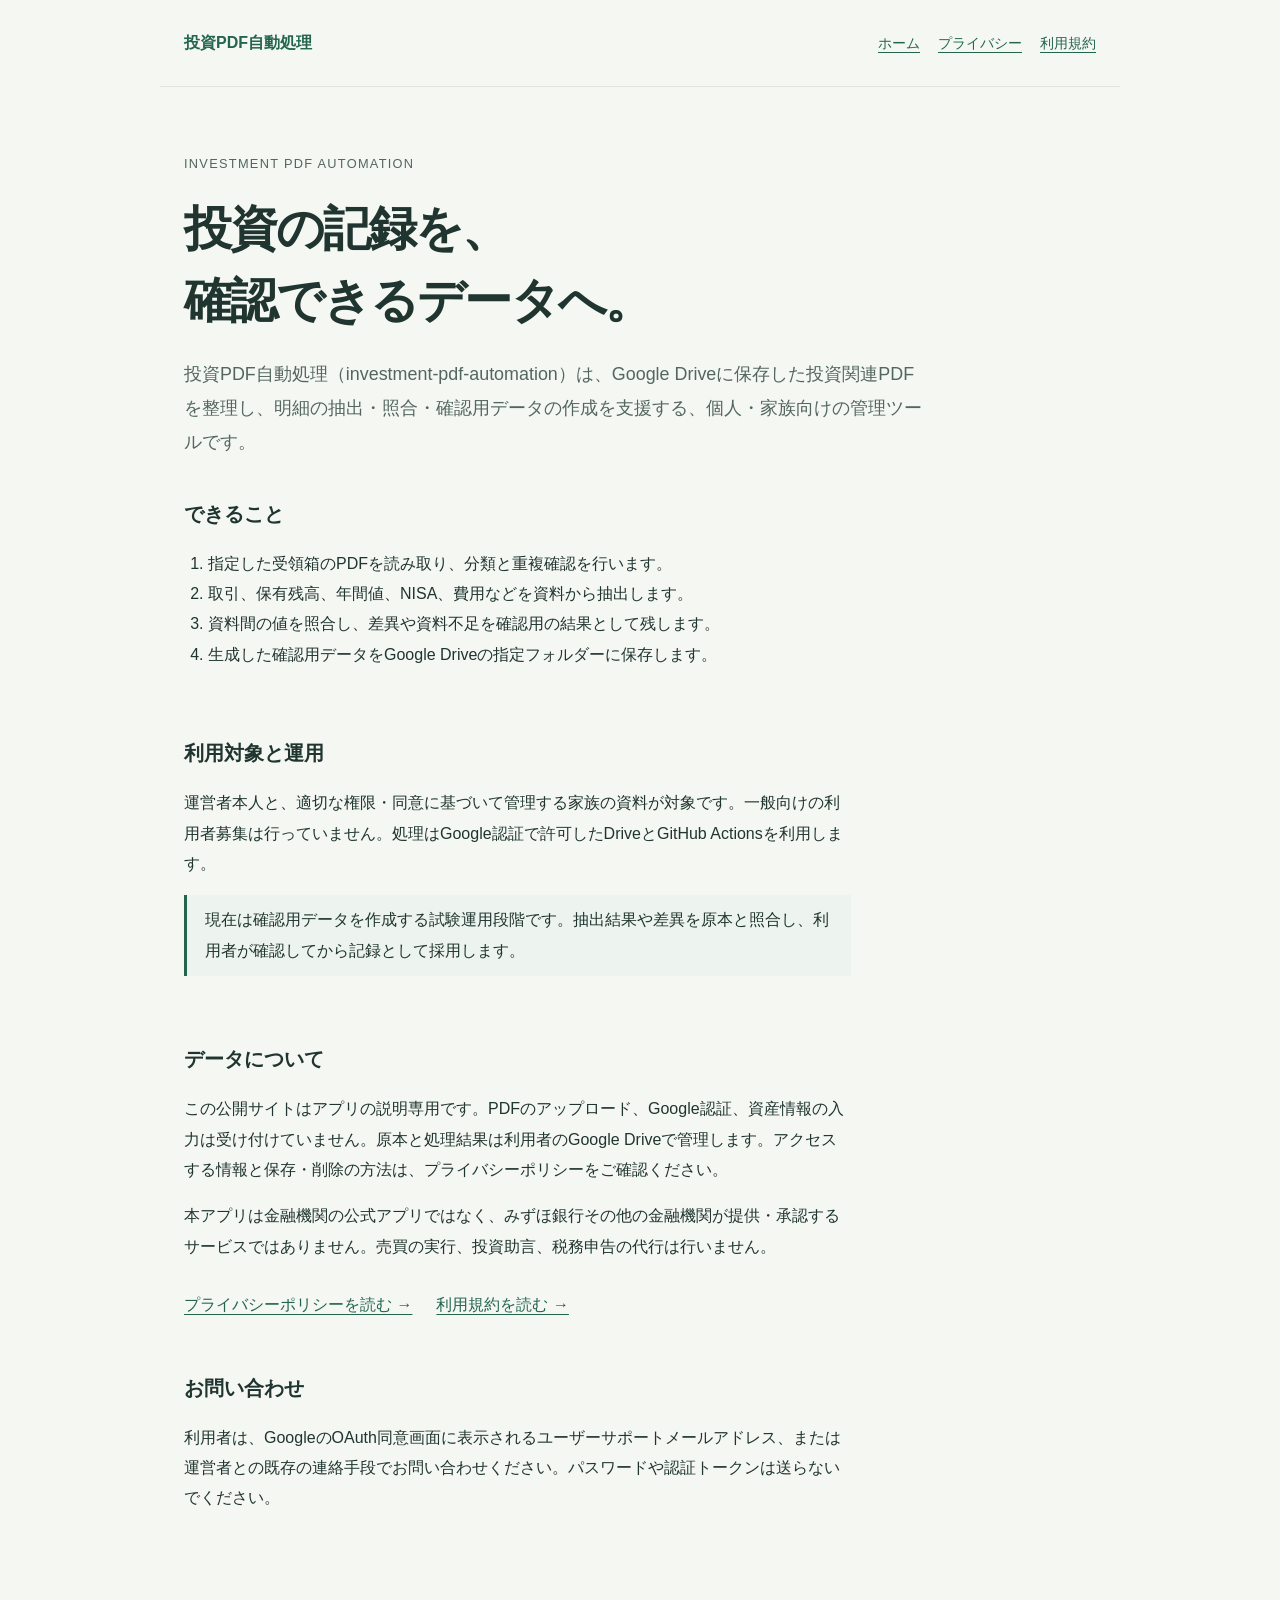
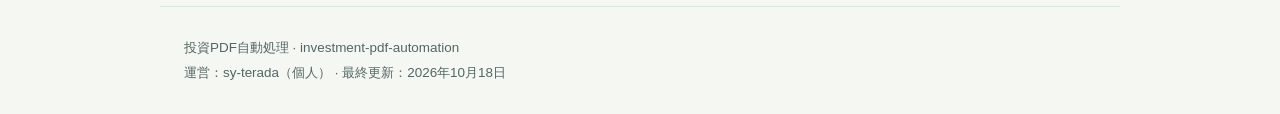
<file: index.html>
<!doctype html>
<html lang="ja"><head><meta charset="utf-8"><meta name="viewport" content="width=device-width,initial-scale=1"><meta name="description" content="投資PDF自動処理（investment-pdf-automation）のアプリ説明・データの取り扱い・利用条件。"><title>ホーム | 投資PDF自動処理</title><link rel="stylesheet" href="style.css"></head><body><header><a href="index.html">投資PDF自動処理</a><nav aria-label="ページ"><a href="index.html">ホーム</a><a href="privacy.html">プライバシー</a><a href="terms.html">利用規約</a></nav></header><main><p class="eyebrow">INVESTMENT PDF AUTOMATION</p><h1>投資の記録を、<br>確認できるデータへ。</h1><p class="lead">投資PDF自動処理（investment-pdf-automation）は、Google Driveに保存した投資関連PDFを整理し、明細の抽出・照合・確認用データの作成を支援する、個人・家族向けの管理ツールです。</p><section><h2>できること</h2><ol><li>指定した受領箱のPDFを読み取り、分類と重複確認を行います。</li><li>取引、保有残高、年間値、NISA、費用などを資料から抽出します。</li><li>資料間の値を照合し、差異や資料不足を確認用の結果として残します。</li><li>生成した確認用データをGoogle Driveの指定フォルダーに保存します。</li></ol></section><section><h2>利用対象と運用</h2><p>運営者本人と、適切な権限・同意に基づいて管理する家族の資料が対象です。一般向けの利用者募集は行っていません。処理はGoogle認証で許可したDriveとGitHub Actionsを利用します。</p><p class="note">現在は確認用データを作成する試験運用段階です。抽出結果や差異を原本と照合し、利用者が確認してから記録として採用します。</p></section><section><h2>データについて</h2><p>この公開サイトはアプリの説明専用です。PDFのアップロード、Google認証、資産情報の入力は受け付けていません。原本と処理結果は利用者のGoogle Driveで管理します。アクセスする情報と保存・削除の方法は、プライバシーポリシーをご確認ください。</p><p>本アプリは金融機関の公式アプリではなく、みずほ銀行その他の金融機関が提供・承認するサービスではありません。売買の実行、投資助言、税務申告の代行は行いません。</p><div class="links"><a href="privacy.html">プライバシーポリシーを読む →</a><a href="terms.html">利用規約を読む →</a></div></section><section><h2>お問い合わせ</h2><p>利用者は、GoogleのOAuth同意画面に表示されるユーザーサポートメールアドレス、または運営者との既存の連絡手段でお問い合わせください。パスワードや認証トークンは送らないでください。</p></section></main><footer>投資PDF自動処理 · investment-pdf-automation<br>運営：sy-terada（個人） · 最終更新：2026年10月18日</footer></body></html>
</file>
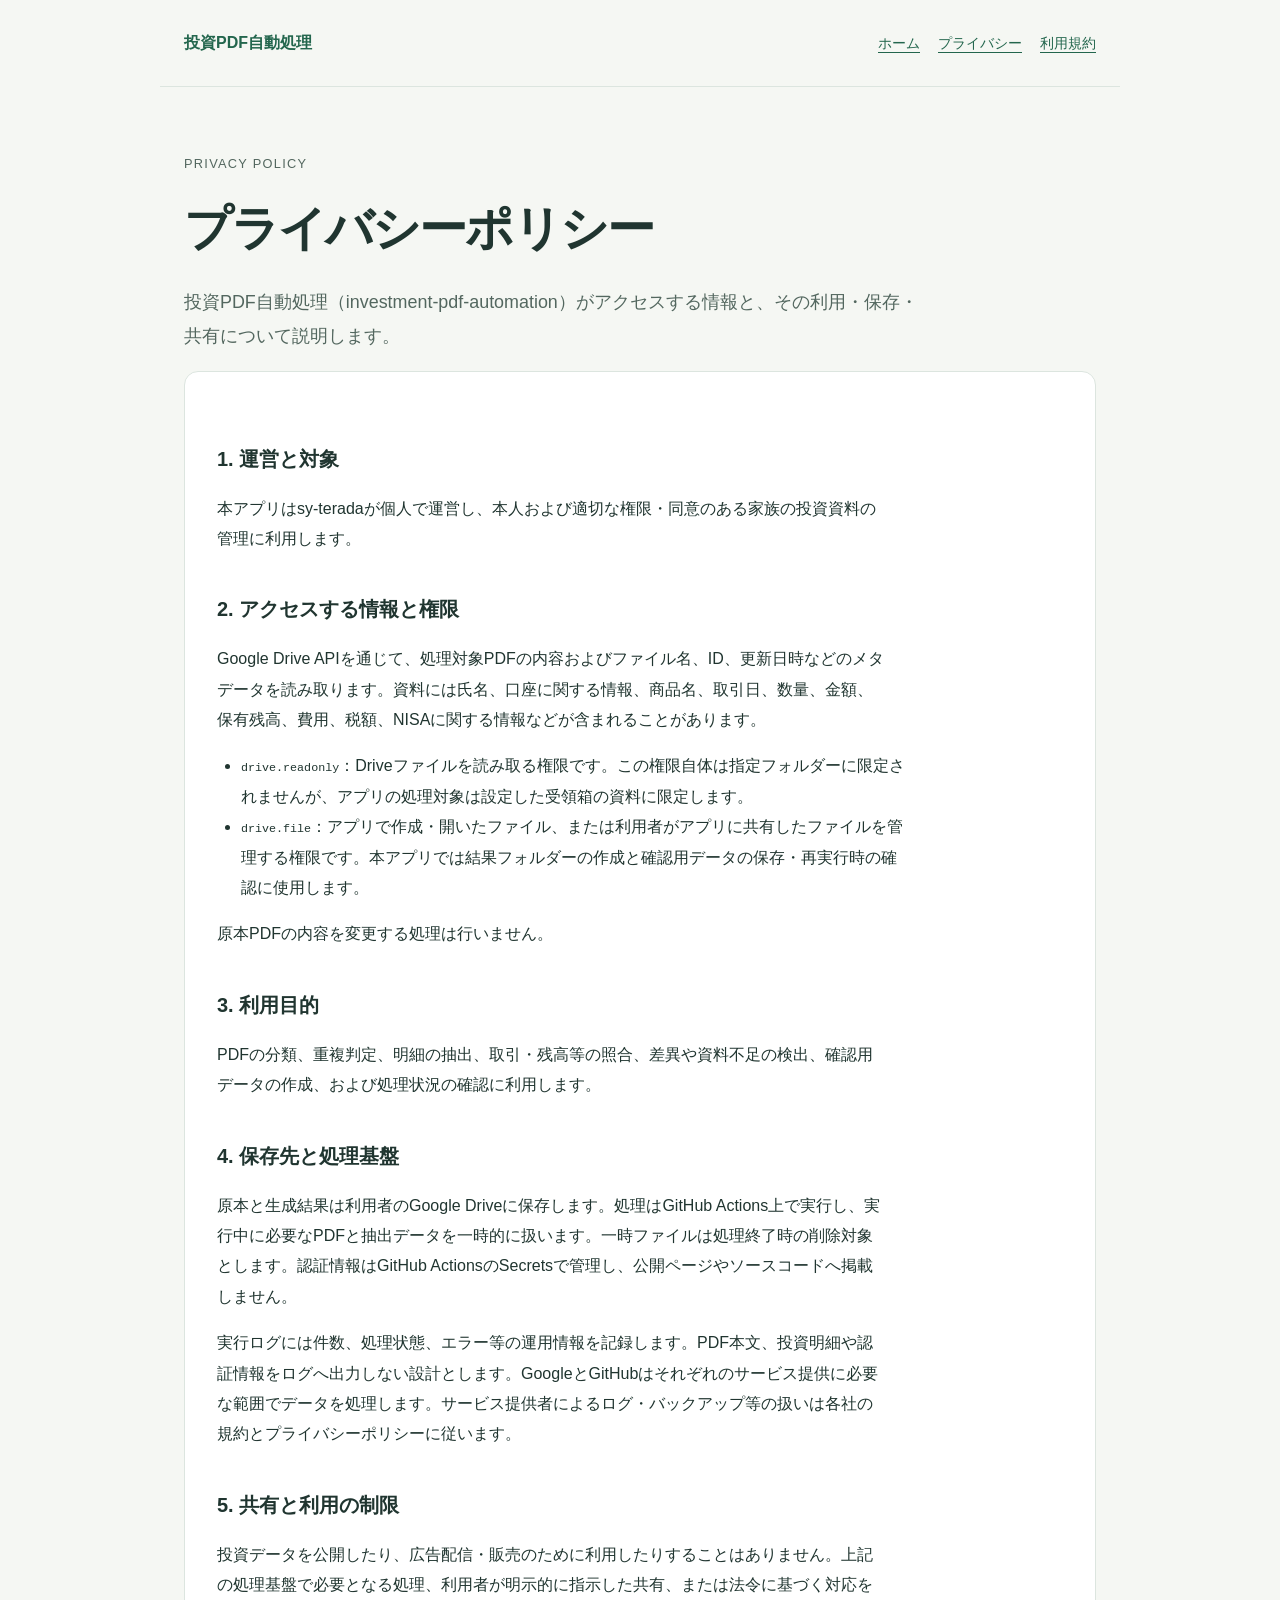
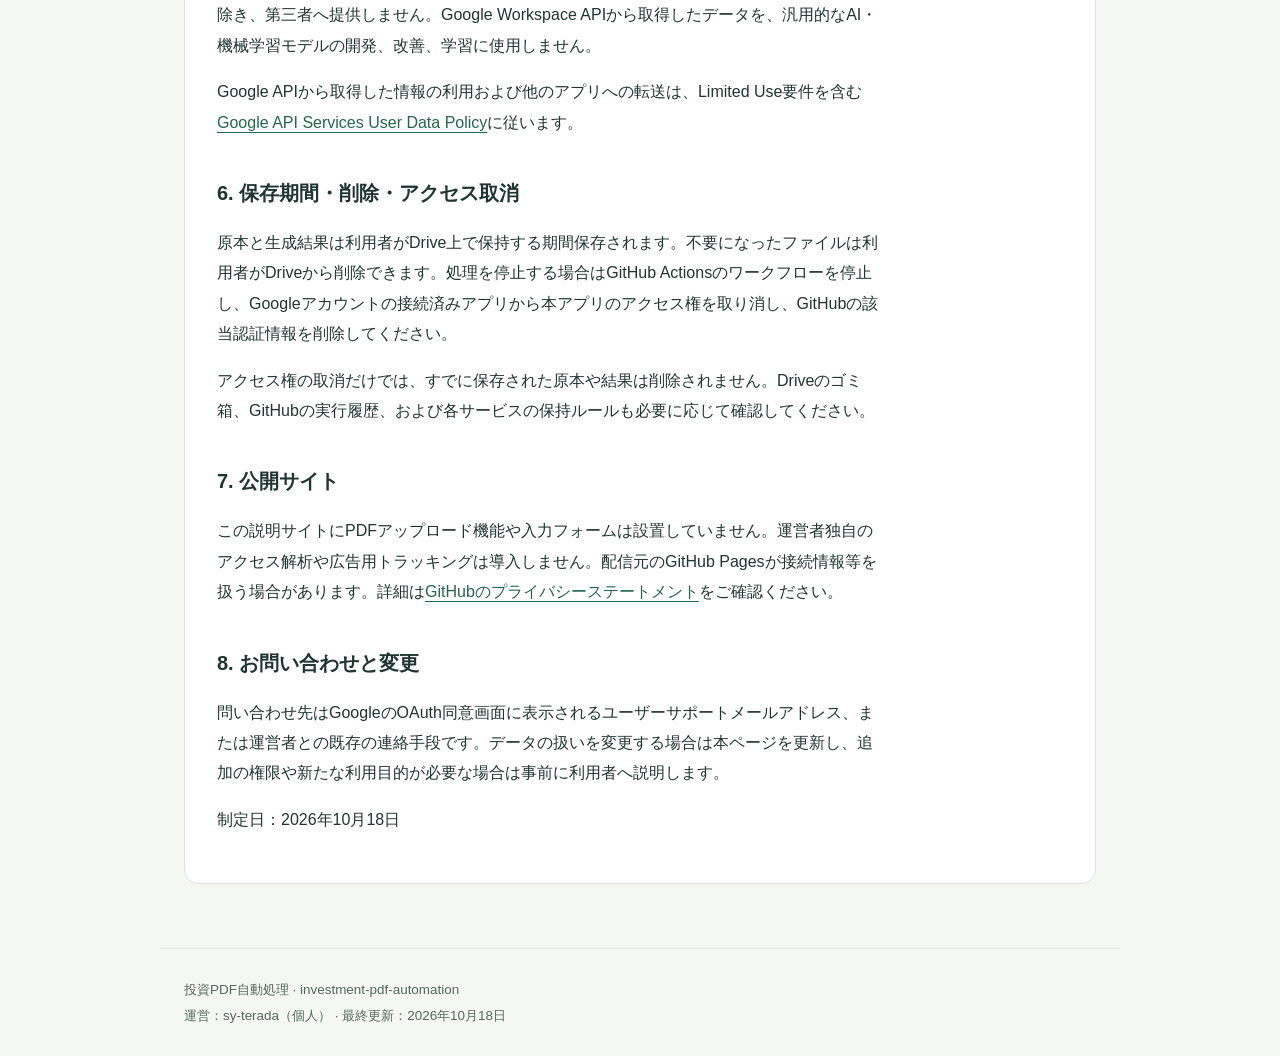
<file: privacy.html>
<!doctype html>
<html lang="ja"><head><meta charset="utf-8"><meta name="viewport" content="width=device-width,initial-scale=1"><meta name="description" content="投資PDF自動処理（investment-pdf-automation）のアプリ説明・データの取り扱い・利用条件。"><title>プライバシーポリシー | 投資PDF自動処理</title><link rel="stylesheet" href="style.css"></head><body><header><a href="index.html">投資PDF自動処理</a><nav aria-label="ページ"><a href="index.html">ホーム</a><a href="privacy.html">プライバシー</a><a href="terms.html">利用規約</a></nav></header><main><p class="eyebrow">PRIVACY POLICY</p><h1>プライバシーポリシー</h1><p class="lead">投資PDF自動処理（investment-pdf-automation）がアクセスする情報と、その利用・保存・共有について説明します。</p><article><h2>1. 運営と対象</h2><p>本アプリはsy-teradaが個人で運営し、本人および適切な権限・同意のある家族の投資資料の管理に利用します。</p><h2>2. アクセスする情報と権限</h2><p>Google Drive APIを通じて、処理対象PDFの内容およびファイル名、ID、更新日時などのメタデータを読み取ります。資料には氏名、口座に関する情報、商品名、取引日、数量、金額、保有残高、費用、税額、NISAに関する情報などが含まれることがあります。</p><ul><li><code>drive.readonly</code>：Driveファイルを読み取る権限です。この権限自体は指定フォルダーに限定されませんが、アプリの処理対象は設定した受領箱の資料に限定します。</li><li><code>drive.file</code>：アプリで作成・開いたファイル、または利用者がアプリに共有したファイルを管理する権限です。本アプリでは結果フォルダーの作成と確認用データの保存・再実行時の確認に使用します。</li></ul><p>原本PDFの内容を変更する処理は行いません。</p><h2>3. 利用目的</h2><p>PDFの分類、重複判定、明細の抽出、取引・残高等の照合、差異や資料不足の検出、確認用データの作成、および処理状況の確認に利用します。</p><h2>4. 保存先と処理基盤</h2><p>原本と生成結果は利用者のGoogle Driveに保存します。処理はGitHub Actions上で実行し、実行中に必要なPDFと抽出データを一時的に扱います。一時ファイルは処理終了時の削除対象とします。認証情報はGitHub ActionsのSecretsで管理し、公開ページやソースコードへ掲載しません。</p><p>実行ログには件数、処理状態、エラー等の運用情報を記録します。PDF本文、投資明細や認証情報をログへ出力しない設計とします。GoogleとGitHubはそれぞれのサービス提供に必要な範囲でデータを処理します。サービス提供者によるログ・バックアップ等の扱いは各社の規約とプライバシーポリシーに従います。</p><h2>5. 共有と利用の制限</h2><p>投資データを公開したり、広告配信・販売のために利用したりすることはありません。上記の処理基盤で必要となる処理、利用者が明示的に指示した共有、または法令に基づく対応を除き、第三者へ提供しません。Google Workspace APIから取得したデータを、汎用的なAI・機械学習モデルの開発、改善、学習に使用しません。</p><p>Google APIから取得した情報の利用および他のアプリへの転送は、Limited Use要件を含む<a href="https://developers.google.com/terms/api-services-user-data-policy">Google API Services User Data Policy</a>に従います。</p><h2>6. 保存期間・削除・アクセス取消</h2><p>原本と生成結果は利用者がDrive上で保持する期間保存されます。不要になったファイルは利用者がDriveから削除できます。処理を停止する場合はGitHub Actionsのワークフローを停止し、Googleアカウントの接続済みアプリから本アプリのアクセス権を取り消し、GitHubの該当認証情報を削除してください。</p><p>アクセス権の取消だけでは、すでに保存された原本や結果は削除されません。Driveのゴミ箱、GitHubの実行履歴、および各サービスの保持ルールも必要に応じて確認してください。</p><h2>7. 公開サイト</h2><p>この説明サイトにPDFアップロード機能や入力フォームは設置していません。運営者独自のアクセス解析や広告用トラッキングは導入しません。配信元のGitHub Pagesが接続情報等を扱う場合があります。詳細は<a href="https://docs.github.com/en/site-policy/privacy-policies/github-general-privacy-statement">GitHubのプライバシーステートメント</a>をご確認ください。</p><h2>8. お問い合わせと変更</h2><p>問い合わせ先はGoogleのOAuth同意画面に表示されるユーザーサポートメールアドレス、または運営者との既存の連絡手段です。データの扱いを変更する場合は本ページを更新し、追加の権限や新たな利用目的が必要な場合は事前に利用者へ説明します。</p><p>制定日：2026年10月18日</p></article></main><footer>投資PDF自動処理 · investment-pdf-automation<br>運営：sy-terada（個人） · 最終更新：2026年10月18日</footer></body></html>
</file>
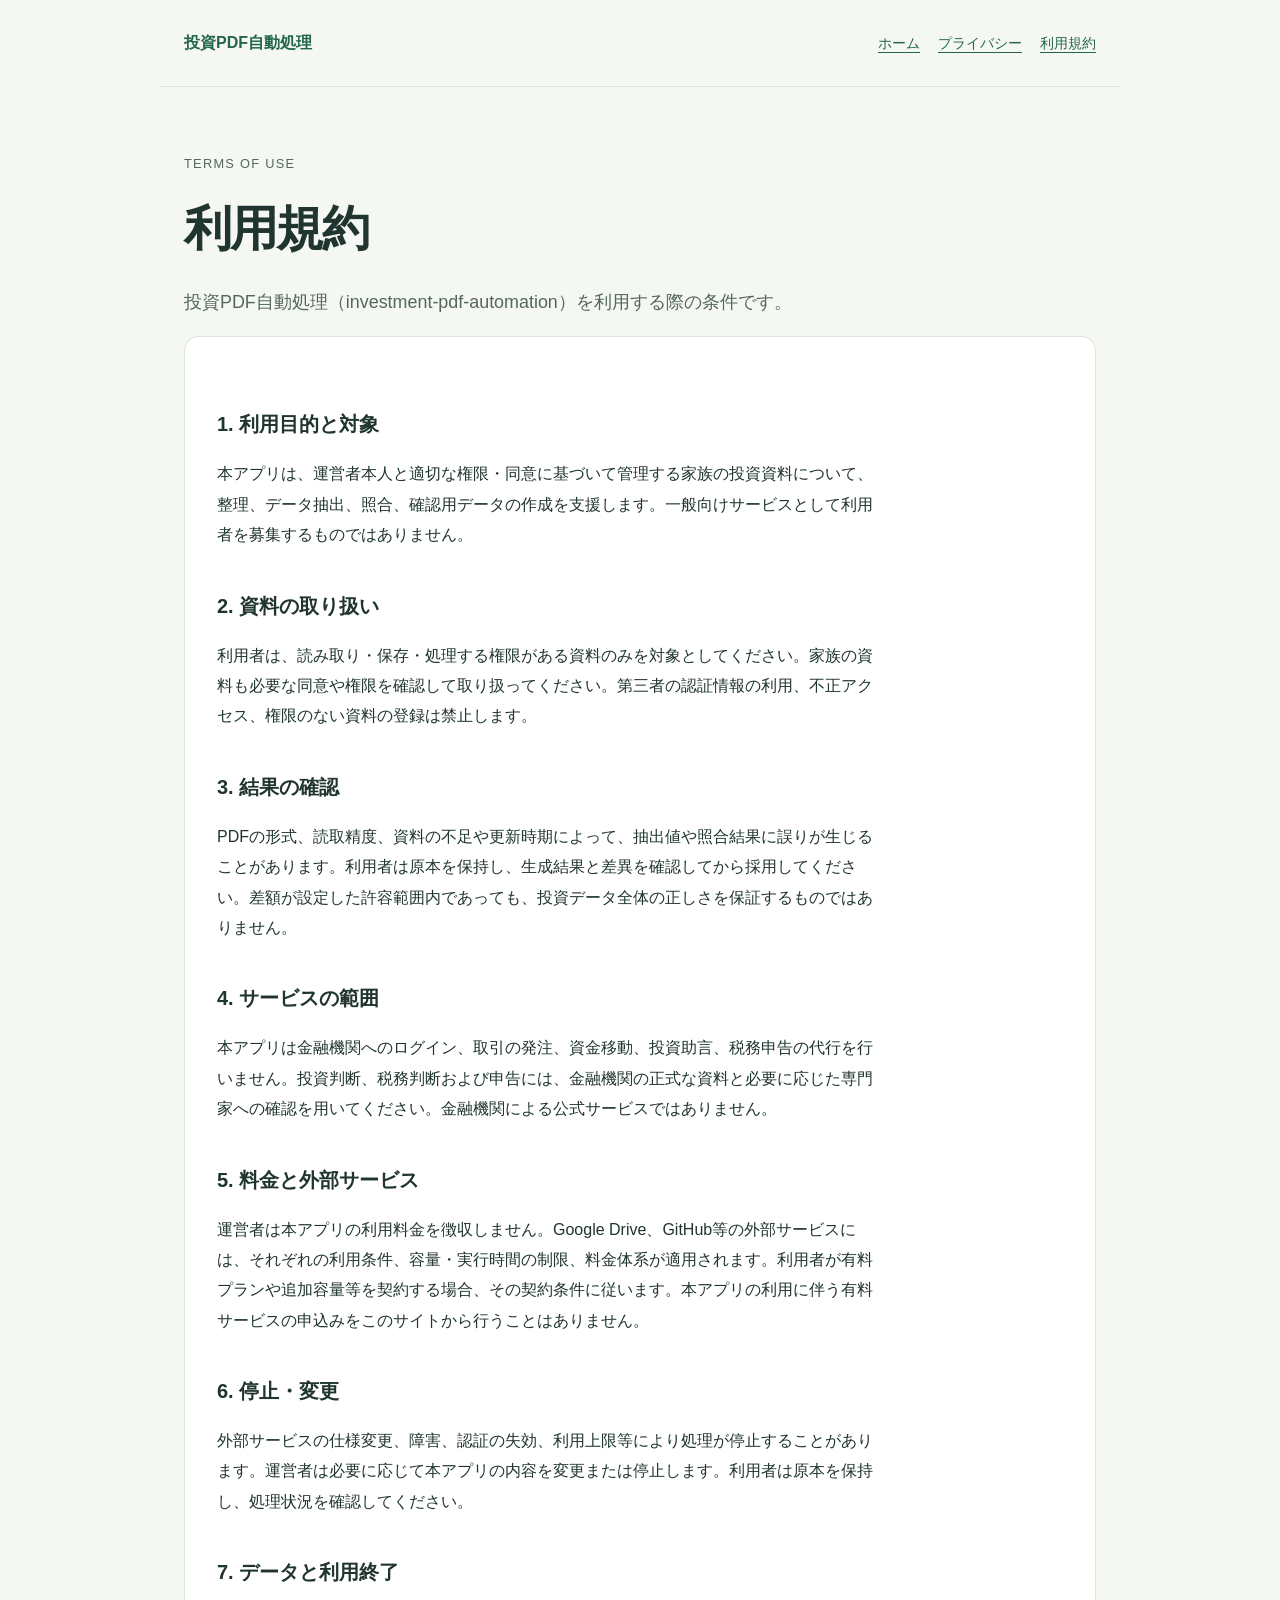
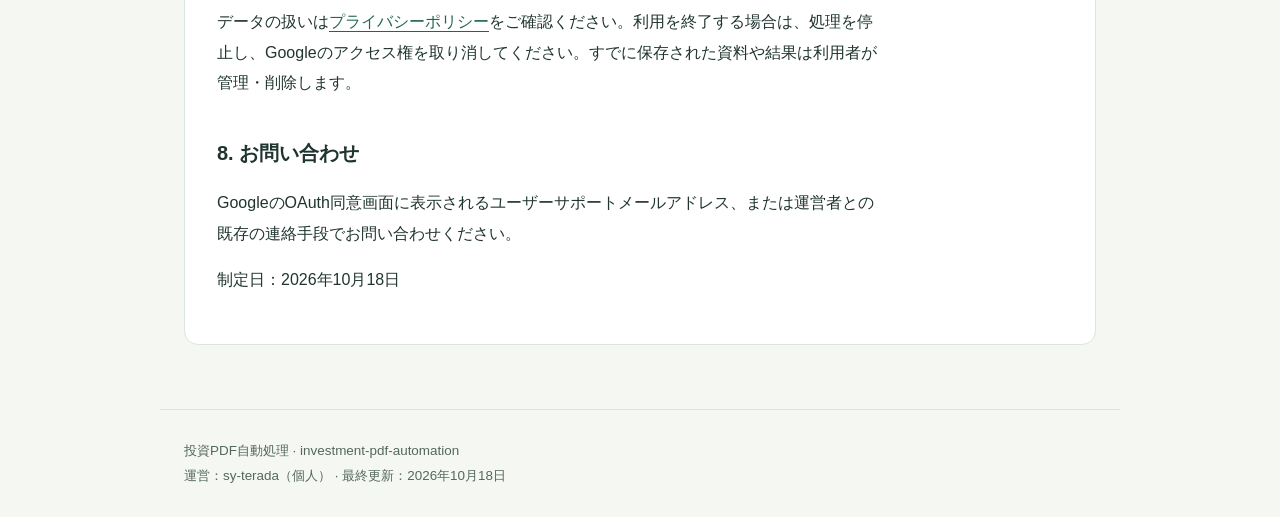
<file: terms.html>
<!doctype html>
<html lang="ja"><head><meta charset="utf-8"><meta name="viewport" content="width=device-width,initial-scale=1"><meta name="description" content="投資PDF自動処理（investment-pdf-automation）のアプリ説明・データの取り扱い・利用条件。"><title>利用規約 | 投資PDF自動処理</title><link rel="stylesheet" href="style.css"></head><body><header><a href="index.html">投資PDF自動処理</a><nav aria-label="ページ"><a href="index.html">ホーム</a><a href="privacy.html">プライバシー</a><a href="terms.html">利用規約</a></nav></header><main><p class="eyebrow">TERMS OF USE</p><h1>利用規約</h1><p class="lead">投資PDF自動処理（investment-pdf-automation）を利用する際の条件です。</p><article><h2>1. 利用目的と対象</h2><p>本アプリは、運営者本人と適切な権限・同意に基づいて管理する家族の投資資料について、整理、データ抽出、照合、確認用データの作成を支援します。一般向けサービスとして利用者を募集するものではありません。</p><h2>2. 資料の取り扱い</h2><p>利用者は、読み取り・保存・処理する権限がある資料のみを対象としてください。家族の資料も必要な同意や権限を確認して取り扱ってください。第三者の認証情報の利用、不正アクセス、権限のない資料の登録は禁止します。</p><h2>3. 結果の確認</h2><p>PDFの形式、読取精度、資料の不足や更新時期によって、抽出値や照合結果に誤りが生じることがあります。利用者は原本を保持し、生成結果と差異を確認してから採用してください。差額が設定した許容範囲内であっても、投資データ全体の正しさを保証するものではありません。</p><h2>4. サービスの範囲</h2><p>本アプリは金融機関へのログイン、取引の発注、資金移動、投資助言、税務申告の代行を行いません。投資判断、税務判断および申告には、金融機関の正式な資料と必要に応じた専門家への確認を用いてください。金融機関による公式サービスではありません。</p><h2>5. 料金と外部サービス</h2><p>運営者は本アプリの利用料金を徴収しません。Google Drive、GitHub等の外部サービスには、それぞれの利用条件、容量・実行時間の制限、料金体系が適用されます。利用者が有料プランや追加容量等を契約する場合、その契約条件に従います。本アプリの利用に伴う有料サービスの申込みをこのサイトから行うことはありません。</p><h2>6. 停止・変更</h2><p>外部サービスの仕様変更、障害、認証の失効、利用上限等により処理が停止することがあります。運営者は必要に応じて本アプリの内容を変更または停止します。利用者は原本を保持し、処理状況を確認してください。</p><h2>7. データと利用終了</h2><p>データの扱いは<a href="privacy.html">プライバシーポリシー</a>をご確認ください。利用を終了する場合は、処理を停止し、Googleのアクセス権を取り消してください。すでに保存された資料や結果は利用者が管理・削除します。</p><h2>8. お問い合わせ</h2><p>GoogleのOAuth同意画面に表示されるユーザーサポートメールアドレス、または運営者との既存の連絡手段でお問い合わせください。</p><p>制定日：2026年10月18日</p></article></main><footer>投資PDF自動処理 · investment-pdf-automation<br>運営：sy-terada（個人） · 最終更新：2026年10月18日</footer></body></html>
</file>
<file: style.css>
:root{color-scheme:light;--ink:#203530;--muted:#53675f;--line:#dce5df;--paper:#f5f7f3;--accent:#23664d}*{box-sizing:border-box}body{margin:0;background:var(--paper);color:var(--ink);font-family:-apple-system,BlinkMacSystemFont,"Noto Sans JP","Yu Gothic",sans-serif;line-height:1.9}header,main,footer{max-width:960px;margin:auto;padding:28px 24px}header{display:flex;align-items:center;justify-content:space-between;gap:20px;border-bottom:1px solid var(--line)}a{color:var(--accent);text-underline-offset:4px}header>a{font-weight:700;text-decoration:none}nav{display:flex;flex-wrap:wrap;gap:18px;font-size:.88rem}.eyebrow{font-size:.8rem;letter-spacing:.1em;color:var(--muted)}h1{font-size:clamp(1.9rem,5vw,3rem);line-height:1.5;letter-spacing:-.04em;margin:16px 0 20px}h2{font-size:1.25rem;margin:36px 0 12px}p,li{max-width:75ch}main{padding-top:52px;padding-bottom:64px}.lead{font-size:1.12rem;color:var(--muted)}section{padding-bottom:12px}article{background:#fff;padding:32px;border:1px solid var(--line);border-radius:14px}footer{font-size:.84rem;color:var(--muted);border-top:1px solid var(--line)}.note{border-left:3px solid var(--accent);padding:10px 18px;background:#edf3ee}code{overflow-wrap:anywhere;font-size:.9em}ul,ol{padding-left:1.5em}.links{display:flex;flex-wrap:wrap;gap:24px;margin-top:28px}a:focus-visible{outline:3px solid #d39d35;outline-offset:5px}@media(max-width:600px){header{display:block}nav{margin-top:15px;gap:14px}article{padding:22px}main{padding-top:32px}}
</file>
